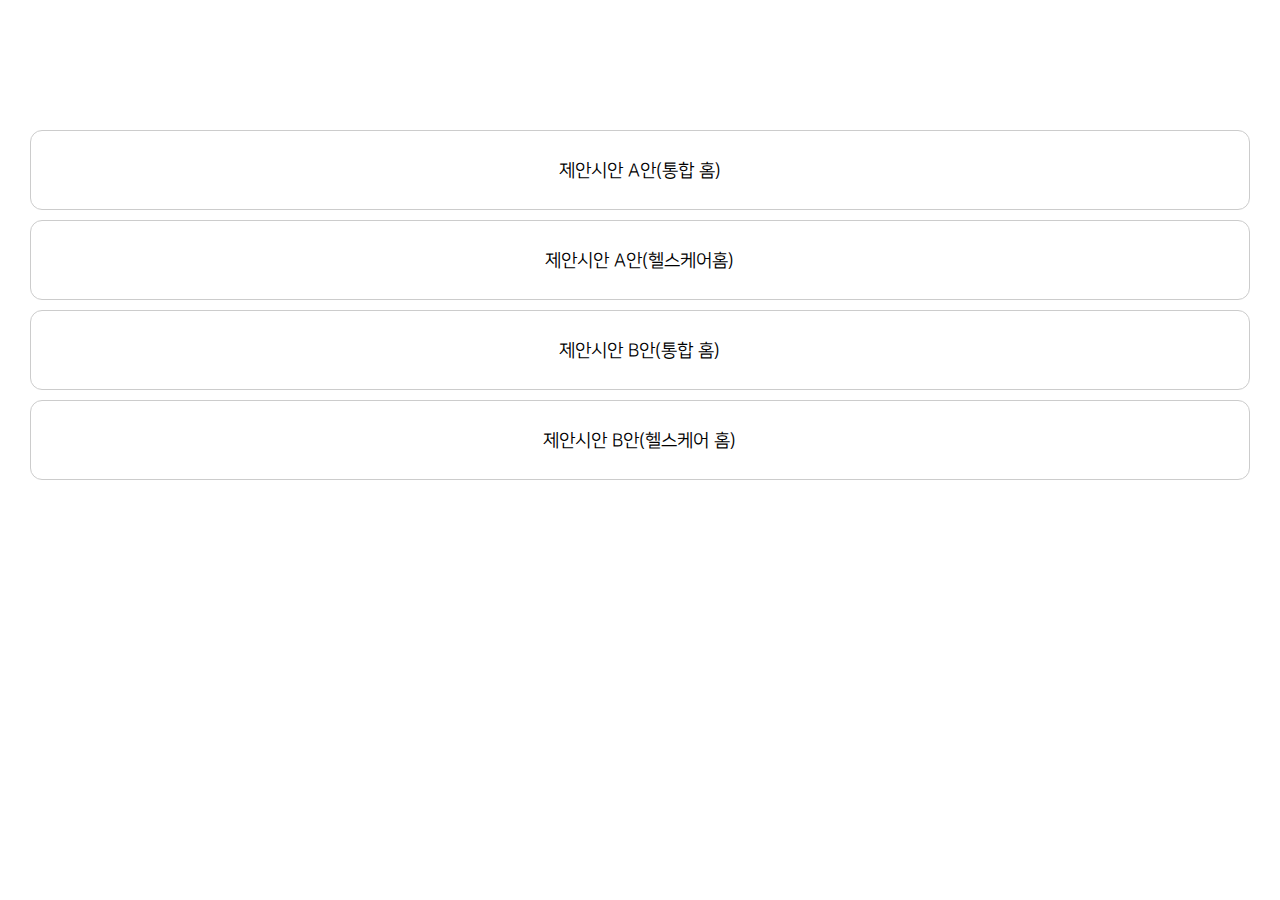
<file: index.html>
<!DOCTYPE html>
<html lang="ko">
<head>
  <meta charset="UTF-8">
  <meta name="viewport" content="width=device-width, initial-scale=1.0">
  <title>미래에셋생명헬스케어</title>
  <meta charset="utf-8">
  <meta name="format-detection" content="telephone=no" />
  <link rel="shortcut icon" href="./front_markup/resource/img/favicon3.ico" />
  <meta name="viewport" content="width=device-width, initial-scale=1.0, maximum-scale=1.0, minimum-scale=1.0, shrink-to-fit=no, user-scalable=no">
  <meta name="format-detection" content="telephone=no">
  <link rel="stylesheet" href="./front_markup/resource/css/index.css" />
  <!-- <script>
    document.addEventListener('DOMContentLoaded', function() {
      // 리다이렉트할 URL 설정
      const redirectUrl = './guide/index.html'; // 원하는 리다이렉트 URL로 변경하세요

      // 리다이렉트 실행
      window.location.href = redirectUrl;
    });
  </script> -->
</head>
<body>
  <style>
    .gate-list {margin: 100px auto;padding: 30px;}
    .gate-list li {
      width:100%;
      height: 80px;
      border-radius: 12px;
      border: 1px solid #ccc;
      margin-bottom: 10px;
      display: flex;
      align-items: center;
      justify-content: center;
    }
    .gate-list li a {
      font-size: 18px;
    }
  </style>
<ul class="gate-list">
    <li>
        <a href="./sian/typeA/typeA01.html">제안시안 A안(통합 홈)</a>
    </li>
    <!-- <li>
        <a href="./sian/typeA/typeA02.html">제안시안 A안(공홈-헬수연동후)</a>
    </li>     -->
      <!-- <li>
      <a href="./sian/typeA/typeA02_healthcare01.html">제안시안 A안(루틴 시작 전)</a>
    </li> -->
    <li>
      <a href="./sian/typeA/typeA02_healthcare02.html">제안시안 A안(헬스케어홈)</a>
    </li>     
    <!-- <li>
      <a href="./sian/typeB/typeB01_nologin.html">제안시안 B안(공홈)</a>
    </li>  -->
    <li>
      <a href="./sian/typeB/typeB01.html">제안시안 B안(통합 홈)</a>
    </li>      
    <li>
      <a href="./sian/typeB/typeB02.html">제안시안 B안(헬스케어 홈)</a>
    </li>          
    <!-- <li>
      <a href="./guide/index.html">퍼블리싱 가이드</a>
    </li> -->
</ul>
</body>
</html>
</file>
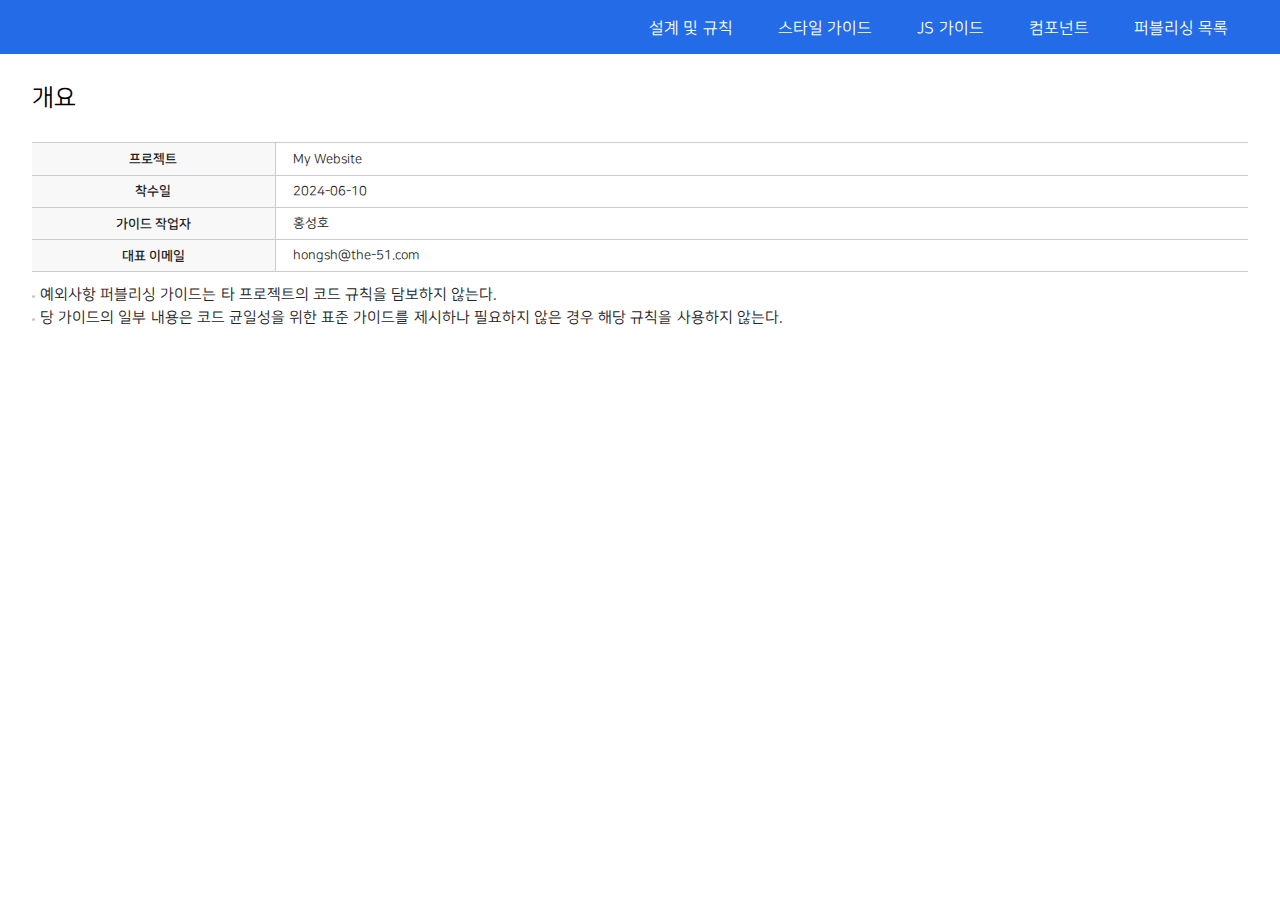
<file: guide/index.html>
<!DOCTYPE html>
<html lang="ko">
<head>
  <meta charset="utf-8">
  <title>Publish Guide System</title>
  <link rel="stylesheet" href="./guide.css" />
</head>
<body>
    <div class="guide_wrap">
        <div class="header__wrap">
            <div data-include-path="top_nav.html"></div>    
        </div>
        <div class="guide-content__wrap">
            <div class="page_tit_h1">개요</div>
            <div class="guide-page__table-wrap">
                <table>
                    <colgroup>
                        <col style="width: 20%;">
                        <col>
                    </colgroup>
                    <tbody id="info-table-body">
                    </tbody>
                </table>
            </div>   
            <ul class="description-list">
                <li>예외사항 퍼블리싱 가이드는 타 프로젝트의 코드 규칙을 담보하지 않는다.</li>
                <li>당 가이드의 일부 내용은 코드 균일성을 위한 표준 가이드를 제시하나 필요하지 않은 경우 해당 규칙을 사용하지 않는다.</li>
            </ul>         
        </div>
    </div>
    <script src="guide.js"></script>
    <script>
        document.addEventListener('DOMContentLoaded', function() {
            fetch('info.json')
                .then(response => response.json())
                .then(data => {

                    // 테이블 바디 요소를 선택합니다.
                    var tableBody = document.getElementById('info-table-body');

                    // 사이트 이름과 시작일을 테이블에 추가합니다.
                    var siteNameRow = document.createElement('tr');
                    siteNameRow.innerHTML = '<th scope="row">프로젝트</th><td>' + data.siteName + '</td>';
                    tableBody.appendChild(siteNameRow);

                    var startDateRow = document.createElement('tr');
                    startDateRow.innerHTML = '<th scope="row">착수일</th><td>' + data.startDate + '</td>';
                    tableBody.appendChild(startDateRow);

                    var worker = document.createElement('tr');
                    worker.innerHTML = '<th scope="row">가이드 작업자</th><td>' + data.worker + '</td>';
                    tableBody.appendChild(worker);     
                    
                    var email = document.createElement('tr');
                    email.innerHTML = '<th scope="row">대표 이메일</th><td>' + data.email + '</td>';
                    tableBody.appendChild(email);                     

                })
                .catch(error => console.error('Error loading JSON:', error));
        });
    </script>
</body>
</html>
</file>
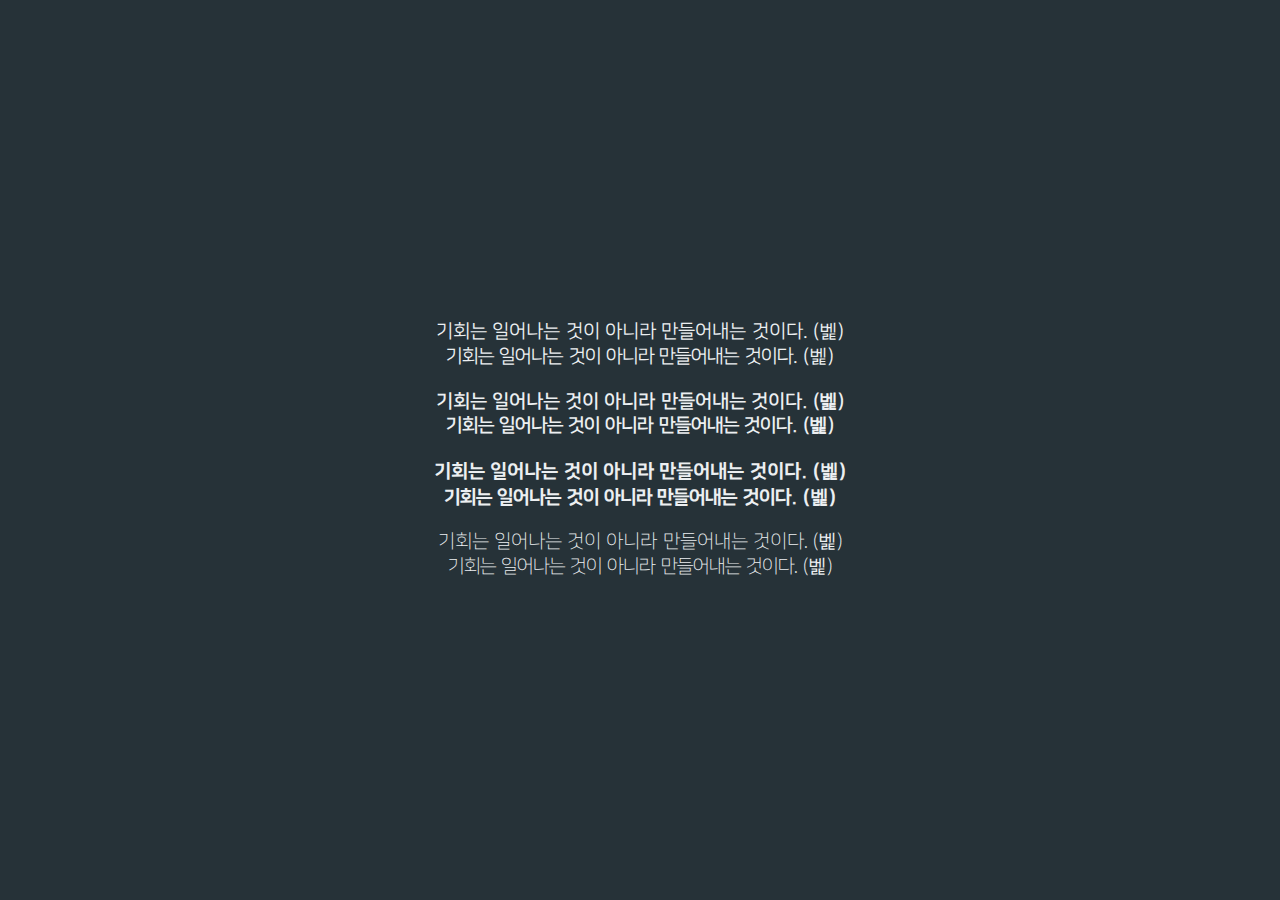
<file: front_markup/resource/font/NanumSquare/index.html>
<!DOCTYPE html>
<html lang="ko">

<head>
  <title>나눔스퀘어 웹폰트</title>
  <meta charset="UTF-8">
  <meta name="viewport" content="width=device-width, initial-scale=1">
  <link href="nanumsquare.css" rel="stylesheet">
  <style>
    html, body{margin:0;padding:0;height:100%}
    body{background-color:#263238;font:1.2em/1.3em 'NanumSquare', sans-serif;color:#ECEFF1}
    body > div{display:table;width:100%;height:100%}
    body > div > div{display:table-cell;vertical-align:middle}
    p{text-align:center}
    p strong.extra{font-weight: 800}
    p.light{font-weight: 300}
    .ac{margin-top:-1em;font-family: 'NanumSquareAc', sans-serif !important}
</style>
</head>

<body>

  <div>
    <div>
      <p>기회는 일어나는 것이 아니라 만들어내는 것이다. (벭)</p>
      <p class="ac">기회는 일어나는 것이 아니라 만들어내는 것이다. (벭)</p>
      <p><strong>기회는 일어나는 것이 아니라 만들어내는 것이다. (벭)</strong></p>
      <p class="ac"><strong>기회는 일어나는 것이 아니라 만들어내는 것이다. (벭)</strong></p>
      <p><strong class="extra">기회는 일어나는 것이 아니라 만들어내는 것이다. (벭)</strong></p>
      <p class="ac"><strong class="extra">기회는 일어나는 것이 아니라 만들어내는 것이다. (벭)</strong></p>
      <p class="light">기회는 일어나는 것이 아니라 만들어내는 것이다. (벭)</p>
      <p class="ac light">기회는 일어나는 것이 아니라 만들어내는 것이다. (벭)</p>
    </div>
  </div>

</body>

</html>
</file>
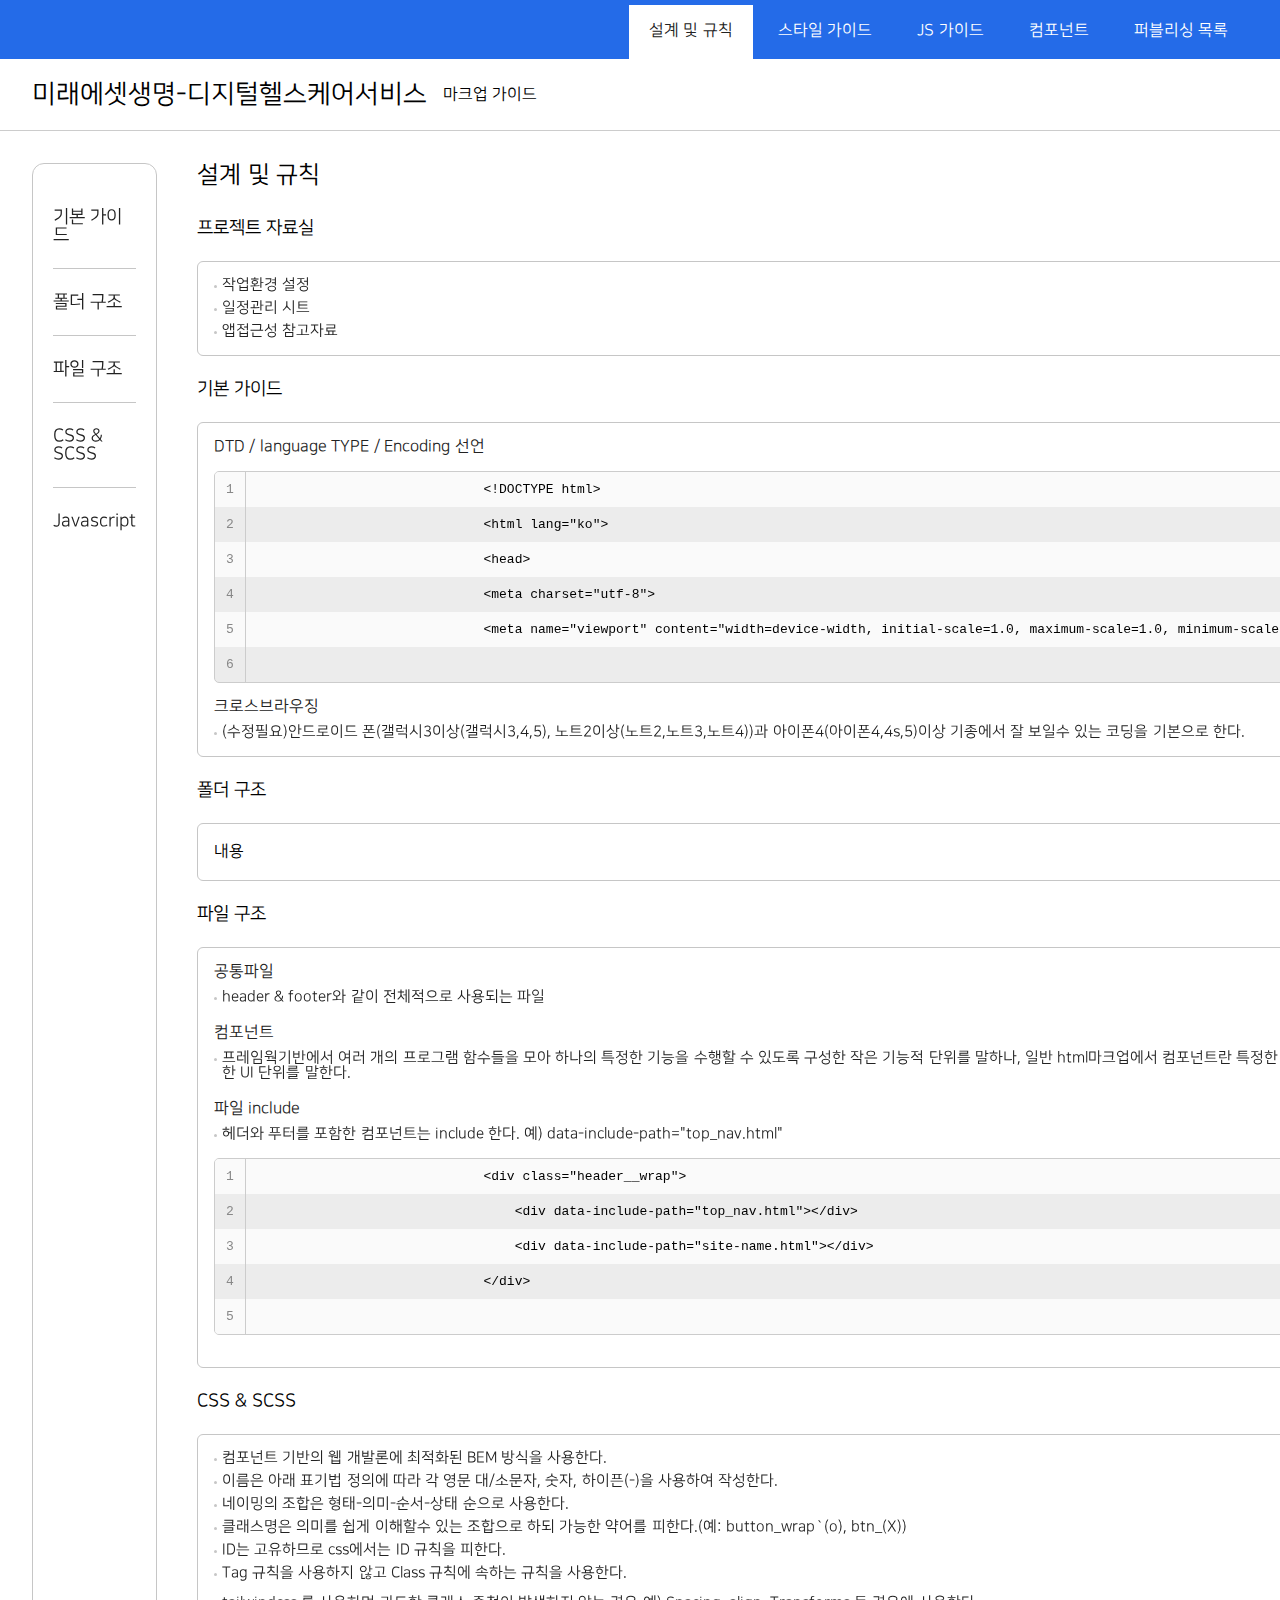
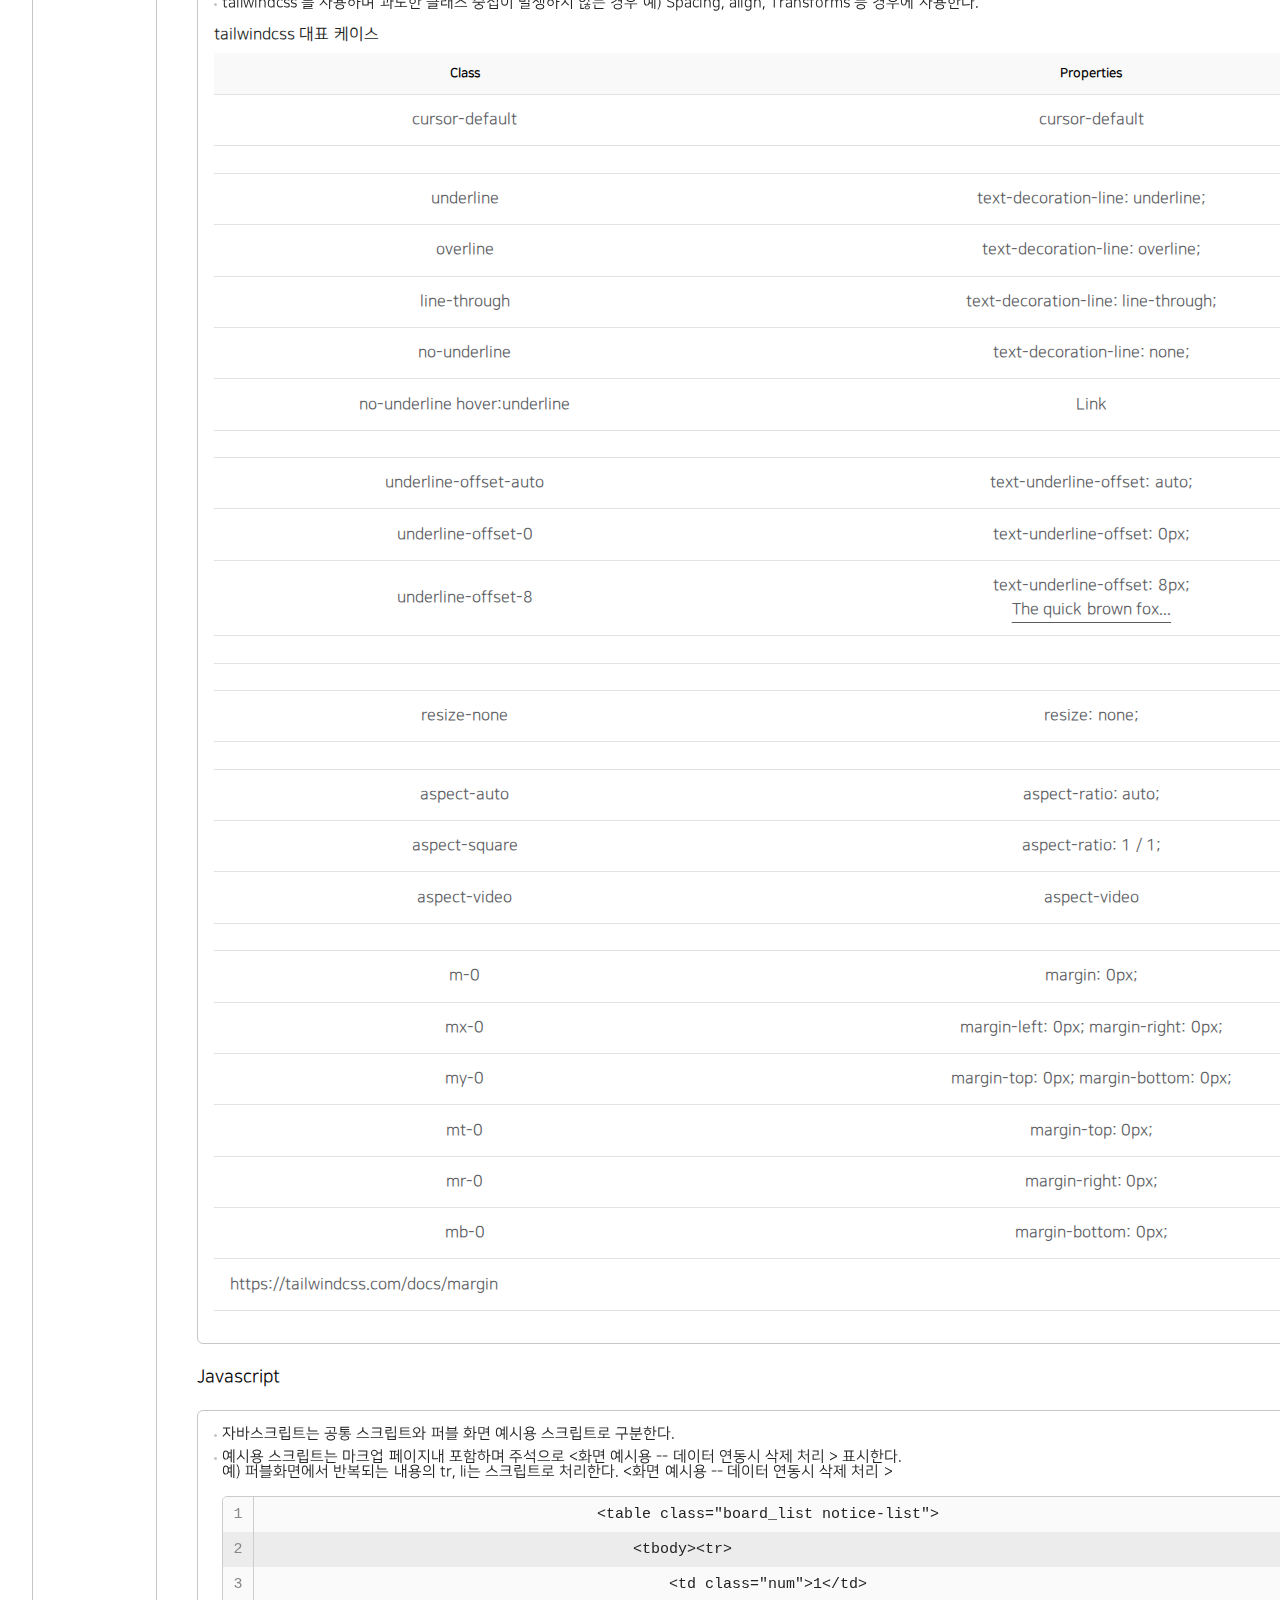
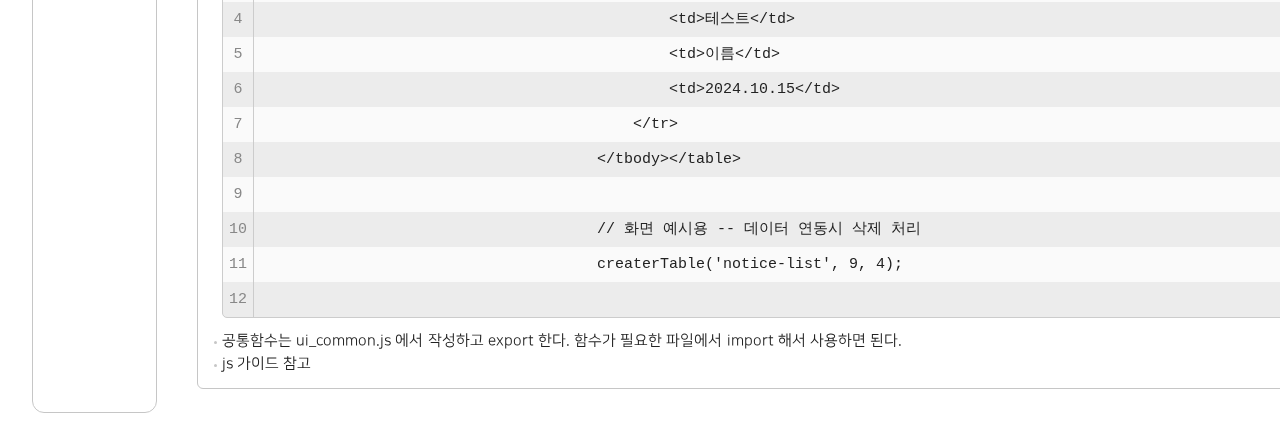
<file: guide/rules.html>
<!DOCTYPE html>
<html lang="ko">
<head>
  <meta charset="utf-8">
  <title>Publish Guide System</title>
  <link rel="stylesheet" href="./guide.css" />
  <script src="../front_markup/resource/bundle/tailwindcss.css"></script>
</head>
<body>
    <div class="guide_wrap">
        <div class="header__wrap">
            <div data-include-path="top_nav.html"></div>    
            <div data-include-path="site-name.html"></div>
        </div>
        <div class="guide-content__wrap lnb-type">
            <div class="lnb-side__wrap">
                <ul class="lnb_list">
                    <li><a href="#sect1">기본 가이드</a></li>                                        
                    <li><a href="#sect2">폴더 구조</a></li>
                    <li><a href="#sect3">파일 구조</a></li>
                    <li><a href="#sect4">CSS & SCSS</a></li>
                    <li><a href="#sect5">Javascript </a></li>
                </ul>
            </div>
            <div class="guide-cont">
                <div class="page_tit_h1">설계 및 규칙</div>
                <div class="section">
                    <div class="page_tit_h2">프로젝트 자료실</div>
                    <div class="section_text">
                        <ul class="description-list">
                            <li><a href="#">작업환경 설정</a></li>
                            <li><a href="#">일정관리 시트</a></li>
                            <li><a href="KSX3253모바일애플리케이션콘텐츠접근성지침2_0요약.docx" target="_blank">앱접근성 참고자료</a></li>
                        </ul>                        
                    </div>
                </div>                
                <div class="section" id="sect1">
                    <div class="page_tit_h2">기본 가이드</div>
                    <div class="section_text">
                        <div class="page_tit_h3">DTD / language TYPE / Encoding 선언</div>
                        <pre class="code_view">
                            &lt;!DOCTYPE html&gt;
                            &lt;html lang="ko"&gt;
                            &lt;head&gt;
                            <meta charset="utf-8">
                            <meta name="viewport" content="width=device-width, initial-scale=1.0, maximum-scale=1.0, minimum-scale=1.0, user-scalable=no">
                        </pre> 
                        <div class="page_tit_h3">크로스브라우징</div>
                        <ul class="description-list">
                            <li>(수정필요)안드로이드 폰(갤럭시3이상(갤럭시3,4,5), 노트2이상(노트2,노트3,노트4))과 아이폰4(아이폰4,4s,5)이상 기종에서 잘 보일수 있는 코딩을 기본으로 한다.</li>
                        </ul>
                    </div>
                </div>

                <div class="section" id="sect2">
                    <div class="page_tit_h2">폴더 구조</div>
                    <div class="section_text">
                        내용
                    </div>
                </div>                

                <div class="section" id="sect3">
                    <div class="page_tit_h2">파일 구조</div>
                    <div class="section_text">
                        <div class="page_tit_h3">공통파일</div>
                        <ul class="description-list">
                            <li>header & footer와 같이 전체적으로 사용되는 파일</li>
                        </ul>
                        <div class="page_tit_h3" style="margin-top: 20px;">컴포넌트</div>
                        <ul class="description-list">
                            <li>프레임웍기반에서 여러 개의 프로그램 함수들을 모아 하나의 특정한 기능을 수행할 수 있도록 구성한 작은 기능적 단위를 말하나,
                                일반 html마크업에서 컴포넌트란 특정한 기능을 수행할 수 있도록 구성한 UI 단위를 말한다.</li>
                        </ul>    
                        <div class="page_tit_h3" style="margin-top: 20px;">파일 include</div>
                        <ul class="description-list">
                            <li>헤더와 푸터를 포함한 컴포넌트는 include 한다. 예) data-include-path="top_nav.html"</li>
                        </ul>  
                        <pre class="code_view">
                            <div class="header__wrap">
                                <div data-include-path="top_nav.html"></div>    
                                <div data-include-path="site-name.html"></div>
                            </div>
                        </pre>                                                                    
                    </div>
                </div> 

                <div class="section" id="sect4">
                    <div class="page_tit_h2">CSS & SCSS</div>
                    <div class="section_text">
                        <ul class="description-list">
                            <li>컴포넌트 기반의 웹 개발론에 최적화된 BEM 방식을 사용한다.</li>
                            <li>이름은 아래 표기법 정의에 따라 각 영문 대/소문자, 숫자, 하이픈(-)을 사용하여 작성한다.</li>
                            <li>네이밍의 조합은 형태-의미-순서-상태 순으로 사용한다. </li>                            
                            <li>클래스명은 의미를 쉽게 이해할수 있는 조합으로 하되 가능한 약어를 피한다.(예: button_wrap`(o), btn_(X)) </li> 
                            <li>ID는 고유하므로 css에서는 ID 규칙을 피한다. </li> 
                            <li>Tag 규칙을 사용하지 않고 Class 규칙에 속하는 규칙을 사용한다. </li> 
                            <li style="margin-top: 15px;font-weight: 500;">tailwindcss 를 사용하며  과도한 클래스 중첩이 발생하지 않는 경우 예) Spacing, align, Transforms 등 경우에 사용한다. </li>
                        </ul>
                        <div class="my-4">
                            <div class="page_tit_h3 font-medium">tailwindcss 대표 케이스</div>
                            <table class="table table-list sm">
                                <colgroup>
                                    <col width="40%" />
                                    <col width="" />
                                </colgroup>
                                <thead>
                                    <tr>
                                        <th>Class</th>
                                        <th>Properties</th>
                                    </tr>
                                </thead>                                
                                <tbody>
                                    <tr>
                                        <td>cursor-default</td>
                                        <td>cursor-default</td>
                                    </tr>
                                    <tr>
                                        <td></td>
                                        <td></td>
                                    </tr>
                                    <tr>
                                        <td>underline</td>
                                        <td>text-decoration-line: underline;</td>
                                    </tr>
                                    <tr>
                                        <td>overline</td>
                                        <td>text-decoration-line: overline;</td>
                                    </tr>
                                    <tr>
                                        <td>line-through</td>
                                        <td>text-decoration-line: line-through;</td>
                                    </tr>                                                                                                                                                
                                    <tr>
                                        <td>no-underline</td>
                                        <td>text-decoration-line: none;</td>
                                    </tr>
                                    <tr>
                                        <td>no-underline hover:underline</td>
                                        <td><a href="#" class="hover:underline">Link</a></td>
                                    </tr>                                     
                                    <tr>
                                        <td></td>
                                        <td></td>
                                    </tr>    
                                    <tr>
                                        <td>underline-offset-auto</td>
                                        <td>text-underline-offset: auto;</td>
                                    </tr>   
                                    <tr>
                                        <td>underline-offset-0</td>
                                        <td>text-underline-offset: 0px;</td>
                                    </tr>   
                                    <tr>
                                        <td>underline-offset-8</td>
                                        <td>text-underline-offset: 8px;<br>
                                            <p class="underline underline-offset-8">The quick brown fox...</p>
                                        </td>
                                    </tr>   
                                    <tr>
                                        <td></td>
                                        <td></td>
                                    </tr>   
                                    <tr>
                                        <td></td>
                                        <td></td>
                                    </tr>                                                                                                                                                                                                                       
                                    <tr>
                                        <td>resize-none</td>
                                        <td>resize: none;</td>
                                    </tr>
                                    <tr>
                                        <td></td>
                                        <td></td>
                                    </tr>   
                                    <tr>
                                        <td>aspect-auto</td>
                                        <td>aspect-ratio: auto;</td>
                                    </tr>  
                                    <tr>
                                        <td>aspect-square</td>
                                        <td>aspect-ratio: 1 / 1;</td>
                                    </tr>   
                                    <tr>
                                        <td>aspect-video</td>
                                        <td>aspect-video</td>
                                    </tr>   
                                    <tr>
                                        <td></td>
                                        <td></td>
                                    </tr>   
                                    <tr>
                                        <td>m-0</td>
                                        <td>margin: 0px;</td>
                                    </tr>
                                    <tr>
                                        <td>mx-0</td>
                                        <td>
                                            margin-left: 0px;
                                            margin-right: 0px;
                                        </td>
                                    </tr>
                                    <tr>
                                        <td>my-0</td>
                                        <td>
                                            margin-top: 0px;
                                            margin-bottom: 0px;
                                        </td>
                                    </tr>     
                                    <tr>
                                        <td>mt-0</td>
                                        <td>margin-top: 0px;
                                    </td>
                                    </tr>
                                    <tr>
                                        <td>mr-0</td>
                                        <td>margin-right: 0px;
                                    </td>
                                    </tr>
                                    <tr>
                                        <td>mb-0</td>
                                        <td>margin-bottom: 0px;</td>
                                    </tr>
                                    <tr>
                                        <td colspan="2" class="text-l">
                                            <a href="https://tailwindcss.com/docs/margin" target="_blank">https://tailwindcss.com/docs/margin</a>
                                        </td>
                                    </tr>
                                </tbody>
                            </table>
                        </div>
                    </div>
                </div> 

                <div class="section" id="sect5">
                    <div class="page_tit_h2">Javascript</div>
                    <div class="section_text">
                        <ul class="description-list">
                            <li>자바스크립트는 공통 스크립트와 퍼블 화면 예시용 스크립트로 구분한다.</li>
                            <li>예시용 스크립트는 마크업 페이지내 포함하며 주석으로 <화면 예시용 -- 데이터 연동시 삭제 처리 > 표시한다. <br>
                                예) 퍼블화면에서 반복되는 내용의 tr, li는 스크립트로 처리한다. <화면 예시용 -- 데이터 연동시 삭제 처리 >
                                <pre class="code_view">
                                    <table class="board_list notice-list">
                                        <tr>
                                            <td class="num">1</td>
                                            <td>테스트</td>
                                            <td>이름</td>
                                            <td>2024.10.15</td>
                                        </tr>
                                    </table>

                                    // 화면 예시용 -- 데이터 연동시 삭제 처리
                                    createrTable('notice-list', 9, 4);
                                </pre>                      
                            </li>
                            <li>공통함수는 ui_common.js 에서 작성하고 export 한다. 함수가 필요한 파일에서 import 해서 사용하면 된다.</li>
                            <li>js 가이드 참고</li>
                        </ul>
                    </div>
                </div> 

            </div>
        </div>
    </div>
    <script src="guide.js"></script>
</body>
</html>
</file>
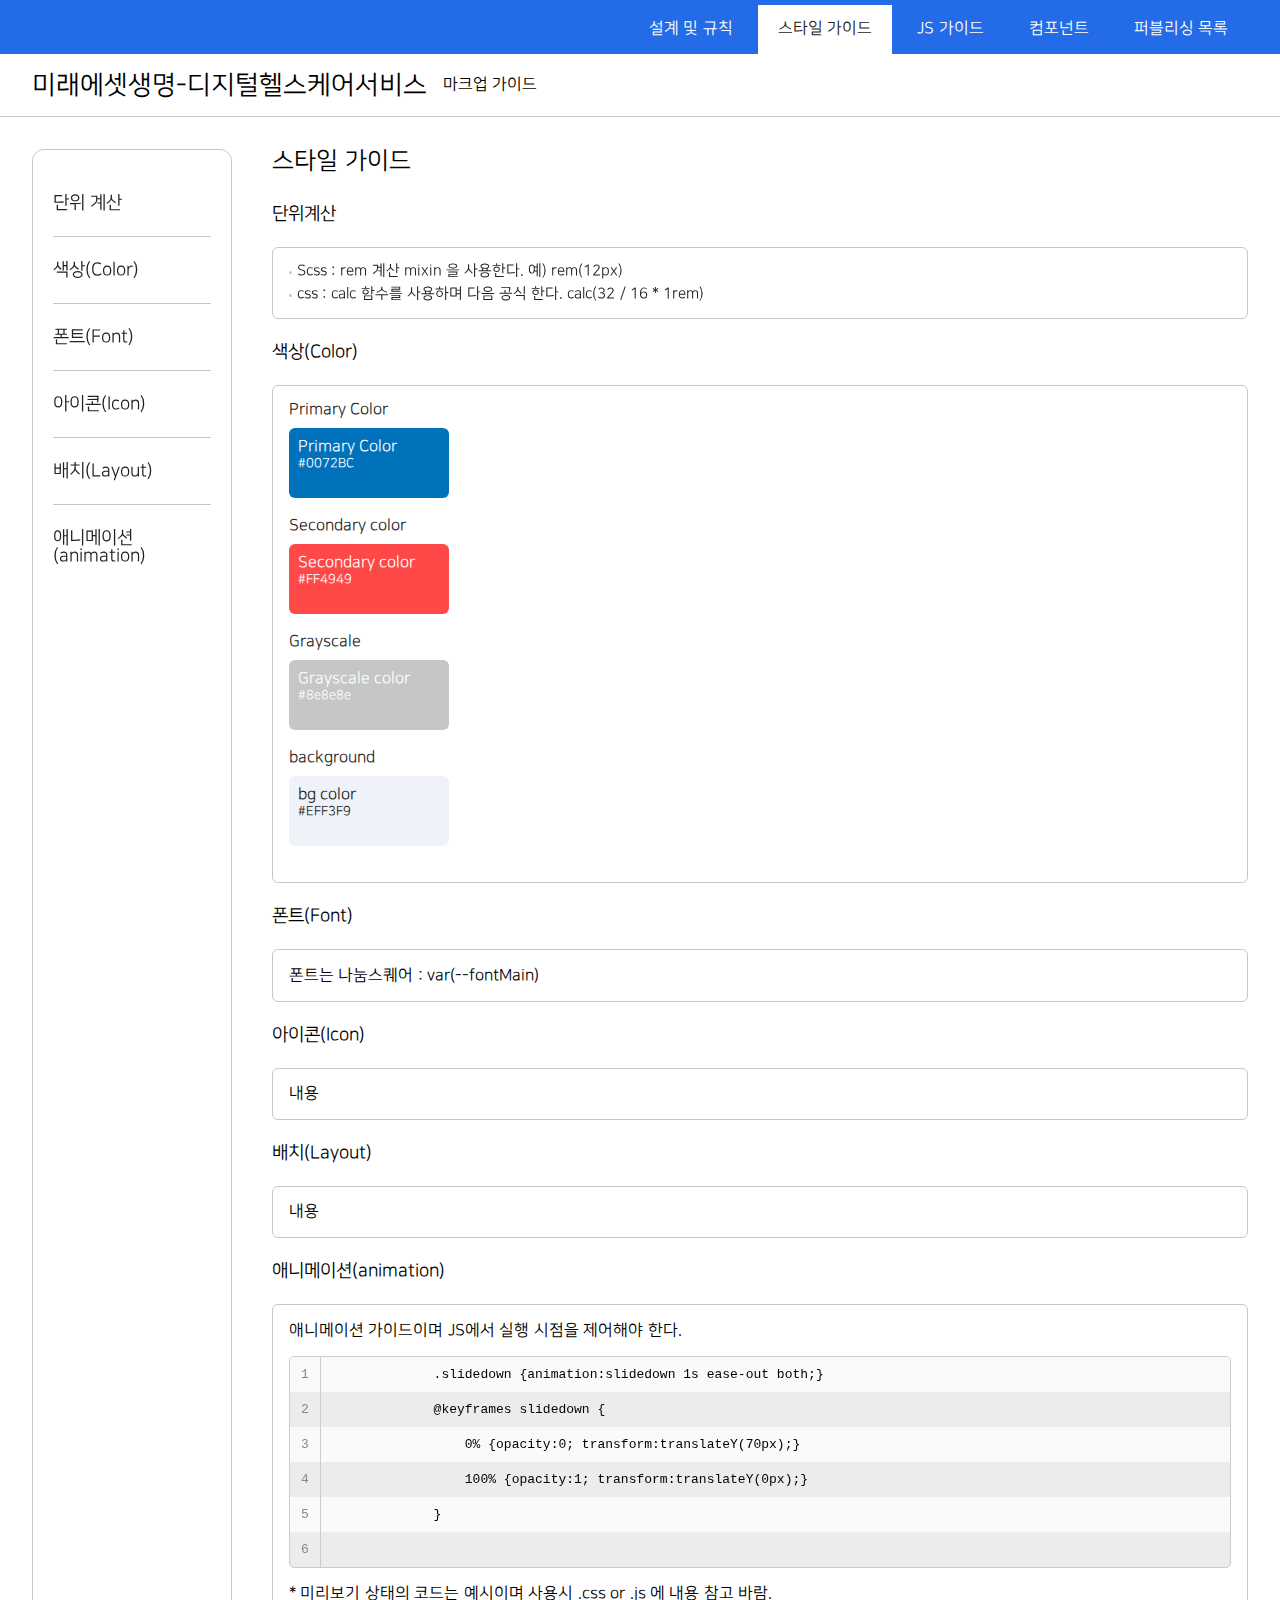
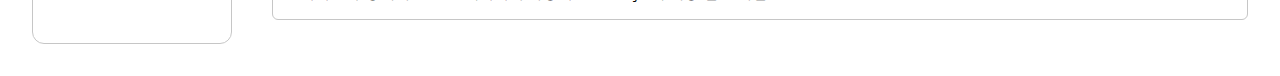
<file: guide/style_guide.html>
<!DOCTYPE html>
<html lang="ko">
<head>
  <meta charset="utf-8">
  <title>Publish Guide System</title>
  <link rel="stylesheet" href="./guide.css" />
</head>
<body>
    <div class="guide_wrap">
        <div class="header__wrap">
            <div data-include-path="top_nav.html"></div>  
            <div data-include-path="site-name.html"></div>  
        </div>
        <div class="guide-content__wrap lnb-type">
            <div class="lnb-side__wrap">
                <ul class="lnb_list">
                    <li><a href="#sect0">단위 계산</a></li>                                        
                    <li><a href="#sect1">색상(Color)</a></li>                                        
                    <li><a href="#sect2">폰트(Font)</a></li>
                    <li><a href="#sect3">아이콘(Icon)</a></li>
                    <li><a href="#sect4">배치(Layout)</a></li>                    
                    <li><a href="#sect5">애니메이션(animation)</a></li>   
                </ul>
            </div>
            <div class="guide-cont">
                <div class="page_tit_h1">스타일 가이드</div>
                <div class="section" id="sect1">
                    <div class="page_tit_h2">단위계산</div>
                    <div class="section_text">
                        <ul class="description-list">
                            <li>Scss : rem 계산 mixin 을 사용한다. 예) rem(12px)  </li>
                            <li>css : calc 함수를 사용하며 다음 공식 한다. calc(32 / 16 * 1rem) </li>
                        </ul>
                    </div>
                </div>

                <div class="section" id="sect1">
                    <div class="page_tit_h2">색상(Color)</div>
                    <div class="section_text">
                        <div class="page_tit_h3">Primary Color</div>
                        <div class="color-exsample">
                            <div class="color-box bg_primary">
                                <div class="color-name">Primary Color</div>
                                <div class="color-code">#0072BC</div>
                            </div>
                        </div>

                        <div class="page_tit_h3">Secondary color</div>
                        <div class="color-exsample">
                            <div class="color-box bg_second">
                                <div class="color-name">Secondary color</div>
                                <div class="color-code">#FF4949</div>
                            </div>
                        </div>

                        <div class="page_tit_h3">Grayscale</div>
                        <div class="color-exsample">
                            <div class="color-box bg_grayscale">
                                <div class="color-name">Grayscale color</div>
                                <div class="color-code">#8e8e8e</div>
                            </div>
                        </div>                        
                        
                        <div class="page_tit_h3">background</div>
                        <div class="color-exsample">
                            <div class="color-box bg_grayscale-50">
                                <div class="color-name">bg color</div>
                                <div class="color-code">#EFF3F9</div>
                            </div>
                        </div>   
                        
                        
                    </div>
                </div>

                <div class="section" id="sect2">
                    <div class="page_tit_h2">폰트(Font)</div>
                    <div class="section_text">
                        <ul class="description">
                            <li>폰트는 나눔스퀘어 : var(--fontMain)</li>
                            <li></li>
                        </ul>
                    </div>
                </div>    
                <div class="section" id="sect3">
                    <div class="page_tit_h2">아이콘(Icon)</div>
                    <div class="section_text">
                        내용
                    </div>
                </div> 

                <div class="section" id="sect4">
                    <div class="page_tit_h2">배치(Layout)</div>
                    <div class="section_text">
                        내용
                    </div>
                </div> 

                <div class="section" id="sect5">
                    <div class="page_tit_h2">애니메이션(animation)</div>
                    <div class="section_text">
                        애니메이션 가이드이며 JS에서 실행 시점을 제어해야 한다.
                        <pre class="code_view">
            .slidedown {animation:slidedown 1s ease-out both;}
            @keyframes slidedown {
                0% {opacity:0; transform:translateY(70px);}
                100% {opacity:1; transform:translateY(0px);}
            }
                        </pre>
                        * 미리보기 상태의 코드는 예시이며 사용시 .css or .js 에 내용 참고 바람.
                    </div>
                </div>                 

            </div>
        </div>
    </div>
    <script src="guide.js"></script>
</body>
</html>
</file>
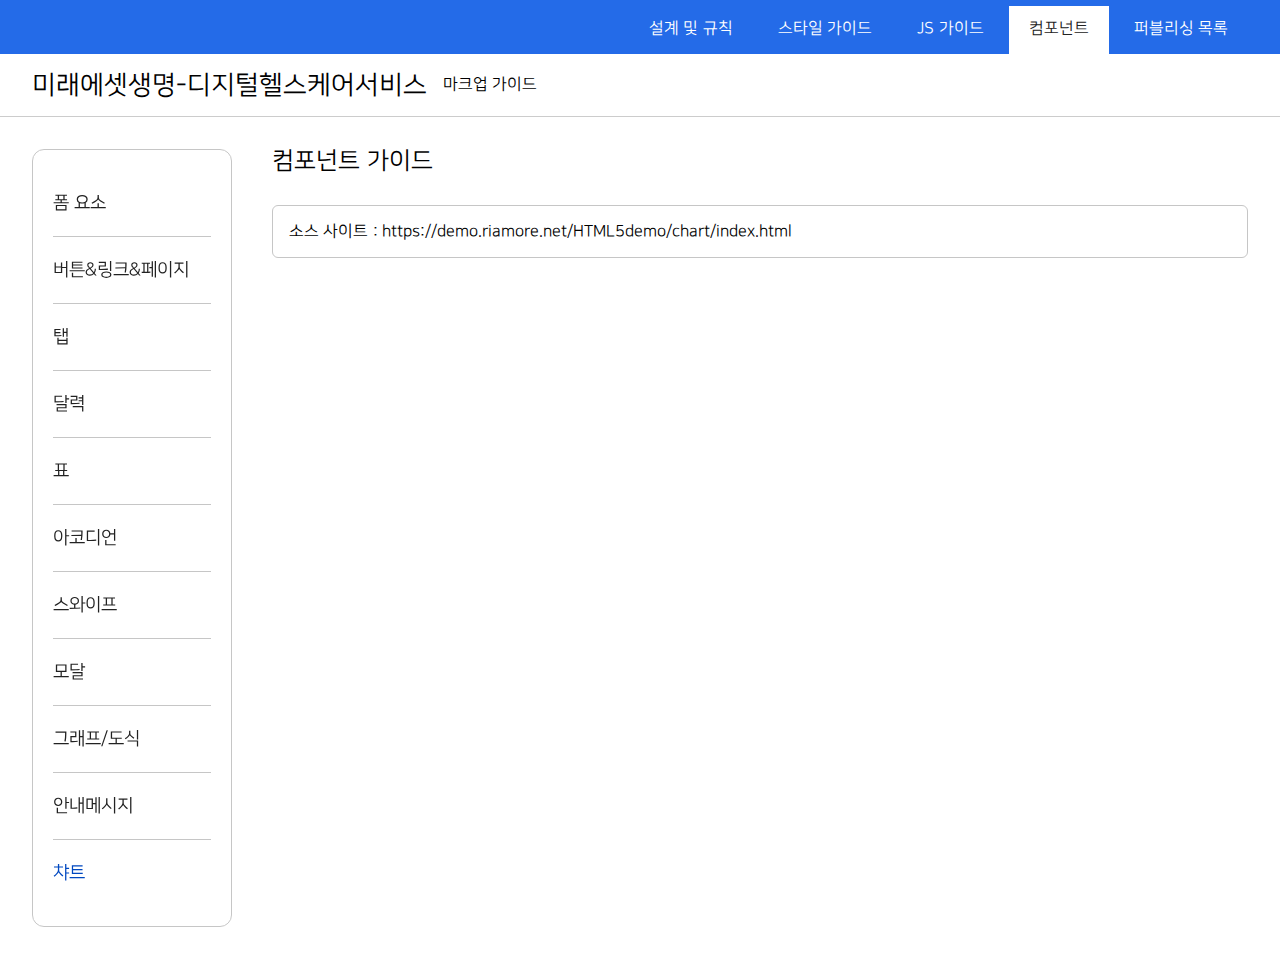
<file: guide/compornents/compornent_chart.html>
<!DOCTYPE html>
<html lang="ko">
<head>
    <meta charset="utf-8">
    <title>Publish Guide System</title>
    <link rel="stylesheet" href="../guide.css" />
    <script src="https://www.riamore.net/HTML5demo/chart/LicenseKey/rMateChartH5License.js"></script>
    <script src="https://www.riamore.net/HTML5demo/chart/rMateChartH5/JS/rMateChartH5.js"></script>
    <link rel="stylesheet" href="https://www.riamore.net/HTML5demo/chart/rMateChartH5/Assets/Css/rMateChartH5.css"/>
    <script type="text/javascript">
        rMateChartH5.create("chart1", "chartHolder", "", "100%", "100%");
        var layoutStr =
            '<rMateChart backgroundColor="#FFFFFF" borderStyle="none">'
                +'<Options>'
                +'<Caption text="My First Chart" fontSize="20"/>'
                +'<Legend/>'
                +'</Options>'
                +'<Column2DChart showDataTips="true">'
                +'<horizontalAxis>'
                    +'<CategoryAxis categoryField="Month"/>'
                +'</horizontalAxis>'
                +'<verticalAxis>'
                    +'<LinearAxis maximum="10"/>'
                +'</verticalAxis>'
                +'<series>'
                    +'<Column2DSeries labelPosition="outside" yField="2011" displayName="2011"/>'
                +'</series>'
                +'</Column2DChart>'
            +'</rMateChart>';
            var chartData =
            [{"Month":"Jan", "2011":2.4},
            {"Month":"Feb", "2011":3.8},
            {"Month":"Mar", "2011":8.1},
            {"Month":"Apr", "2011":5.1},
            {"Month":"May", "2011":2.1},
            {"Month":"Jun", "2011":5.2},
            {"Month":"Jul", "2011":4.2}];
            rMateChartH5.calls("chart1", {
            "setLayout" : layoutStr,
            "setData" : chartData
            });
    </script>
</head>
<body>
    <div class="guide_wrap">
        <div class="header__wrap">
            <div data-include-path="../top_nav.html"></div>   
            <div data-include-path="../site-name.html"></div>
        </div>
        <div class="guide-content__wrap lnb-type">
            <div class="lnb-side__wrap">
                <div data-include-path="./cmp_side.html"></div>
            </div>            
            <div class="guide-cont">
                <div class="page_tit_h1">컴포넌트 가이드</div>
                <div class="section">
                    <div class="section_text">소스 사이트 : https://demo.riamore.net/HTML5demo/chart/index.html</div>
                </div>
                
                <div id="chartHolder" style="margin-top: 50px; width:100%; height:400px;">

            </div>
        </div>
    </div>
    <script src="../guide.js"></script>
</body>
</html>
</file>
<file: guide/guide.css>
@charset "UTF-8";
@import url('../front_markup/resource/css/index.css');

/* 레이아웃 */
.guide_wrap {width: 100%;}
.header__wrap {display:flex;flex-direction: column;}
.navgation__wrap--top {display: flex;justify-content: flex-end;background: #246be8;}
.navgation__wrap--top ul {display: flex;justify-content: flex-end;gap: 5px;align-items: center;padding: 0 32px;}
.navgation__wrap--top ul li {padding-top: 5px;}
.navgation__wrap--top ul li a {padding: 14px 20px 16px;font-size: 16px;color:#fff;display: block;}
.navgation__wrap--top ul li.is-active a {background: #fff;color:#222;}

.guide-content__wrap {padding:32px;}
.guide-content__wrap.lnb-type  {display: flex;justify-content: space-between;gap: 40px;}
.guide-content__wrap.lnb-type .lnb-side__wrap {width: 200px;position: sticky;min-height: 500px;top: 100px;border: 1px solid #C6C6C6;border-radius: 12px;padding: 20px;}
.guide-content__wrap.lnb-type .lnb-side__wrap li {border-bottom: 1px solid #C6C6C6;}
.lnb_list li a {display: block;font-size: 18px;line-height: 18px;color:#222;padding: 24px 0;}
.lnb_list li.is-active a {color:#0048c0;}
.guide-content__wrap.lnb-type .lnb-side__wrap li:last-child  {border: 0;}
.guide-content__wrap .tabmenu {display: flex;align-items: center;justify-content: center;gap: 20px;font-size: 18px;line-height: 18px;font-weight: 400;}
.guide-content__wrap .tabmenu a.active {color:#246be8;font-weight: 700;}
.guide-content__wrap.lnb-type  .guide-cont {flex:1;}
.page_tit_h1 {font-size: 24px;font-weight: 500;line-height: 24px;}
.page_tit_h2  {font-size: 18px;font-weight: 500;line-height: 18px;}
.page_tit_h3  {font-size: 16px;font-weight: 400;line-height: 16px;color: #222;margin: 0 0 10px 0;}
.page_tit_h1+.guide-page__table-wrap {margin-top: 32px;}
.page_tit_h2+.section_text {margin-top: 24px;}
.section_text {border: 1px solid #C6C6C6;border-radius: 6px;padding: 16px;}
.section+.section {margin: 24px 0;}
.page_tit_h1+.section {margin-top: 32px;}
.guide-page__table-wrap {margin-bottom: 16px;}
.guide-page__table-wrap table {width: 100%;border-top: 1px solid #ccc;}
.guide-page__table-wrap table thead th { background: #f8f8f8;padding: 4px 7px; color: #222; border-bottom: 1px solid #ccc; border-left: 1px solid #ccc; font-size: 13px;text-align: center;}
.guide-page__table-wrap table tbody th { background: #f8f8f8;padding: 4px 7px; color: #222; border-bottom: 1px solid #ccc; border-left: 1px solid #ccc; font-size: 13px;text-align: center;}
.guide-page__table-wrap table tbody td { padding: 8px 17px; color: #222; border-bottom: 1px solid #ccc; border-left: 1px solid #ccc; font-size: 13px;text-align: left;}
.guide-page__table-wrap table thead tr td:first-child {border-left: 0;}
.guide-page__table-wrap table tbody tr th:first-child {border-left: 0;}
.guide-page__table-wrap table tbody tr td:first-child {border-left: 0;}
.section_text_no_round {border-radius: 6px;border: 1px solid #C6C6C6;padding: 16px;margin: 10px 0;}

.description-list li {font-size: 15px;line-height: 15px;color:#222;position: relative;padding-left: 8px;}
.description-list li::before {content: '';width: 3px;height: 3px;background-color: #c6c6c6;border-radius: 50%;position: absolute;display: block;left: 0;top: 7px;}
.description-list li + li {margin-top: 8px;}

.pub-list__content table {width: 100%;}
.pub-list__content table thead th { background: #eee;padding: 4px 7px; color: #111; border-bottom: 1px solid #ccc; border-left: 1px solid #ccc; font-size: 13px;text-align: center;}
.pub-list__content table tbody td { padding: 4px 7px; color: #111; border-bottom: 1px solid #ccc; border-left: 1px solid #ccc; font-size: 13px;text-align: center;}
.pub-list__content table thead tr td:first-child {border-left: 0;}
.pub-list__content table tbody tr td:first-child {border-left: 0;}

.pub-ing-display__board {display: flex;gap: 10px;flex-direction: column;margin: 12px 0;}
.pub-ing-display__board .display-data {display: flex;justify-content: space-between;}
.pub-ing-display__board .display-data ul {display: flex;gap: 10px;}

/* 커스텀 데이터 */
.custom-graph__wrap {display: flex;width: 100%;max-width: 400px;}
.custom-graph__wrap .custom-graph__bar {width: 100%;height: 20px;border-radius: 12px;background-color: #EFF3F9;display: flex;align-items: center;font-size: 13px;overflow: hidden;}
.custom-graph__wrap .custom-graph__bar .bar {height: 100%;display: flex;align-items: center;justify-content: center;overflow: hidden;transition: width 1s ease-in-out;}
.custom-graph__wrap .custom-graph__bar .data-type1 {background-color: greenyellow;}
.custom-graph__wrap .custom-graph__bar .data-type2 {background-color: #246be8;}
.custom-graph__wrap .custom-graph__bar .data-type3 {background-color: yellow;}

.site-name__wrap {display: flex;justify-content: flex-start;align-items: center;padding: 16px 32px;border-bottom: 1px solid #ccc;gap: 16px;}
.site-name__wrap h1 {font-size: 26px;}
.site-name__wrap .site-info {font-size: 16px;line-height: 16px;}

.code_view { background-color: #ececec;margin: 16px 0; padding: 0; border-radius: 5px; overflow: auto; white-space: pre; font-family: monospace;position: relative;border: 1px solid #ccc;display: flex;flex-direction: column; } 
.code_view::before {content: '';position: absolute;left:30px;top: 0;width: 1px;height: 100%;background: #ccc;}
.code_line { display: block; height: 35px;line-height: 35px; } 
.line_number { display: inline-block; width: 30px; text-align: center; margin-right: 20px; color: #888; }
.code_view .code_line:nth-child(odd) {background: #fafafa;}
/* 색상 */
.color-box {width: 160px;height: 70px;color:#fff;border-radius: 6px;padding: 9px;font-size: 14px;font-weight: 100; margin-bottom: 20px;}
.color-name {font-size: 16px;font-weight: 500;}
.color-code {font-size: 13px;font-weight: 400;}
.bg_primary {background-color: #0072BC;}
.bg_grayscale {background-color: #C6C6C6;}
.bg_second {background-color: #FF4949;}
.bg_grayscale-50 {background-color: #EFF3F9;color:#222;}

/* // 하단바 */
.bottom-nav__wrap {
    width: 100%;
    height: 50px;
    background-color: #fff;
    position: fixed;
    bottom: 0;
    left:0;
    display: flex;
    align-items: center;
    justify-content: space-between;    
    border-top: 1px solid #C6C6C6;
    z-index: 11;
}
.bottom-nav__wrap  button  {
    width: calc(100% / 4)
}
.animation-enter {
    box-shadow: 0 0 0 rgba(0, 0, 0, 0); 
    transition: box-shadow 0.5s ease-in-out;
}
.shadow-effect {box-shadow: 0 0 20px rgba(0, 0, 0, 0.2);}
input[type='date']::before {
content: attr(data-placeholder);
width: 100%;
}
</file>
<file: front_markup/resource/font/NanumSquare/nanumsquare.css>
@font-face {
 font-family: 'NanumSquare';
 font-weight: 400;
 src: url(NanumSquareR.eot);
 src: local('☺'),
      url(NanumSquareR.eot?#iefix) format('embedded-opentype'),
      url(NanumSquareR.woff2) format('woff2'),
      url(NanumSquareR.woff) format('woff'),
      url(NanumSquareR.ttf) format('truetype');
}
@font-face {
 font-family: 'NanumSquare';
 font-weight: 700;
 src: url(NanumSquareB.eot);
 src: local('☺'),
      url(NanumSquareB.eot?#iefix) format('embedded-opentype'),
      url(NanumSquareB.woff2) format('woff2'),
      url(NanumSquareB.woff) format('woff'),
      url(NanumSquareB.ttf) format('truetype');
}
@font-face {
 font-family: 'NanumSquare';
 font-weight: 800;
 src: url(NanumSquareEB.eot);
 src: local('☺'),
      url(NanumSquareEB.eot?#iefix) format('embedded-opentype'),
      url(NanumSquareEB.woff2) format('woff2'),
      url(NanumSquareEB.woff) format('woff'),
      url(NanumSquareEB.ttf) format('truetype');
}
@font-face {
 font-family: 'NanumSquare';
 font-weight: 300;
 src: url(NanumSquareL.eot);
 src: local('☺'),
      url(NanumSquareL.eot?#iefix) format('embedded-opentype'),
      url(NanumSquareL.woff2) format('woff2'),
      url(NanumSquareL.woff) format('woff'),
      url(NanumSquareL.ttf) format('truetype');
}
/* AC */
@font-face {
 font-family: 'NanumSquareAc';
 font-weight: 400;
 src: url(NanumSquareAcR.eot);
 src: local('☺'),
      url(NanumSquareAcR.eot?#iefix) format('embedded-opentype'),
      url(NanumSquareAcR.woff2) format('woff2'),
      url(NanumSquareAcR.woff) format('woff'),
      url(NanumSquareAcR.ttf) format('truetype');
}
@font-face {
 font-family: 'NanumSquareAc';
 font-weight: 700;
 src: url(NanumSquareAcB.eot);
 src: local('☺'),
      url(NanumSquareAcB.eot?#iefix) format('embedded-opentype'),
      url(NanumSquareAcB.woff2) format('woff2'),
      url(NanumSquareAcB.woff) format('woff'),
      url(NanumSquareAcB.ttf) format('truetype');
}
@font-face {
 font-family: 'NanumSquareAc';
 font-weight: 800;
 src: url(NanumSquareAcEB.eot);
 src: local('☺'),
      url(NanumSquareAcEB.eot?#iefix) format('embedded-opentype'),
      url(NanumSquareAcEB.woff2) format('woff2'),
      url(NanumSquareAcEB.woff) format('woff'),
      url(NanumSquareAcEB.ttf) format('truetype');
}
@font-face {
 font-family: 'NanumSquareAc';
 font-weight: 300;
 src: url(NanumSquareAcL.eot);
 src: local('☺'),
      url(NanumSquareAcL.eot?#iefix) format('embedded-opentype'),
      url(NanumSquareAcL.woff2) format('woff2'),
      url(NanumSquareAcL.woff) format('woff'),
      url(NanumSquareAcL.ttf) format('truetype');
}
</file>
<file: front_markup/resource/css/index.css>
@import url('var.css');
@import url('font.css');
@import url('reset.css');
@import url('common.css');
@import url('component.css');
</file>
